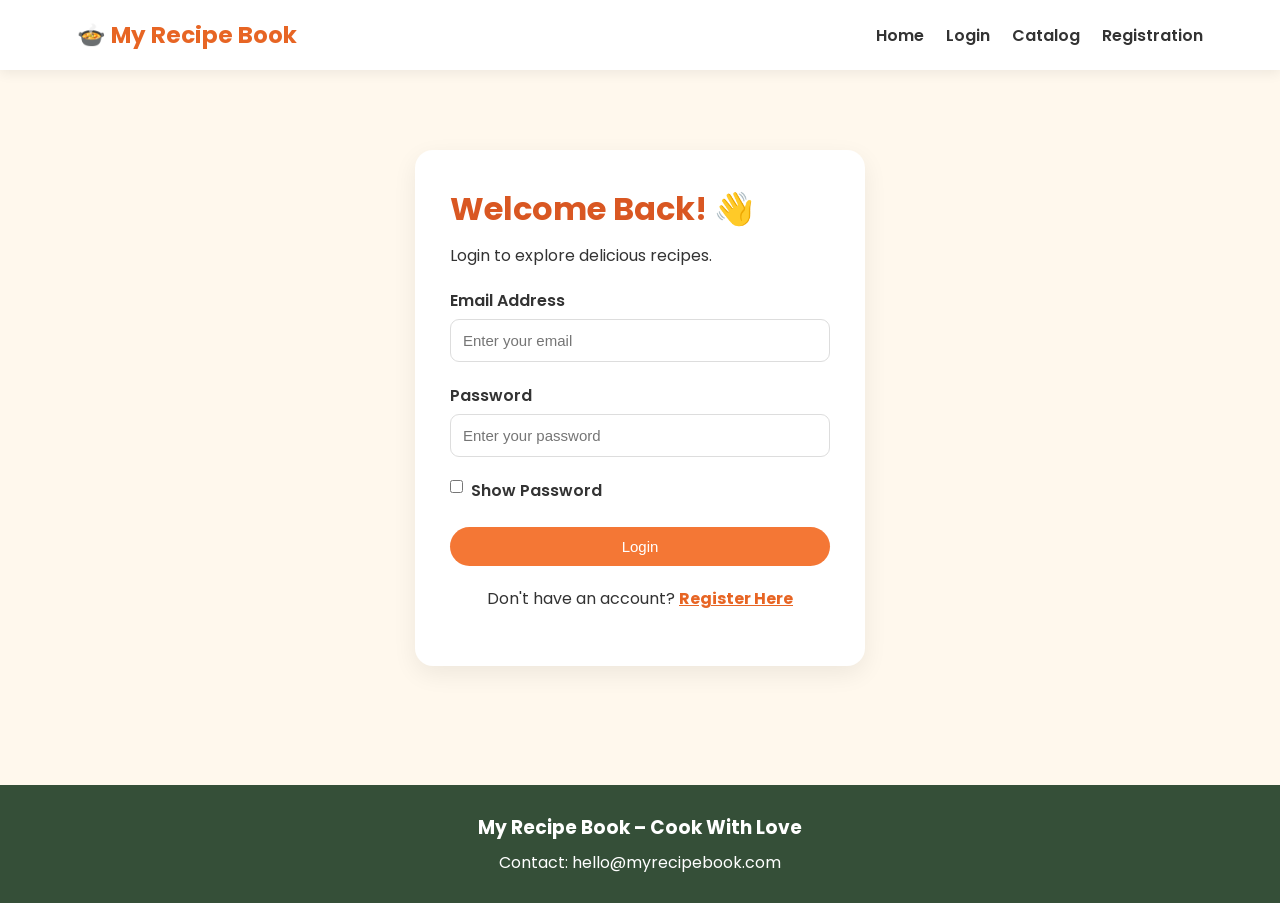
<file: login.html>
<!DOCTYPE html>
<html lang="en">
<head>
    <meta charset="UTF-8">
    <meta name="viewport" content="width=device-width, initial-scale=1.0">
    <title>Login - My Recipe Book</title>
    <link rel="stylesheet" href="style.css">
</head>
<body>

<header>
    <div class="logo">🍲 My Recipe Book</div>
    <nav>
        <a href="index.html">Home</a>
        <a href="login.html">Login</a>
        <a href="catalog.html">Catalog</a>
        <a href="registration.html">Registration</a>
    </nav>
</header>

<main class="form-page">
    <form class="form-card" id="loginForm">
        <h1>Welcome Back! 👋</h1>
        <p>Login to explore delicious recipes.</p>

        <label>Email Address</label>
        <input type="email" id="loginEmail"
               placeholder="Enter your email" required>

        <label>Password</label>
        <input type="password" id="loginPassword"
               placeholder="Enter your password" required>

        <label class="check-line">
            <input type="checkbox" id="showPassword">
            Show Password
        </label>

        <button type="submit" class="btn full-btn">Login</button>

        <p class="form-bottom">
            Don't have an account?
            <a href="registration.html">Register Here</a>
        </p>
    </form>
</main>

<footer>
    <h3>My Recipe Book – Cook With Love</h3>
    <p>Contact: hello@myrecipebook.com</p>
</footer>

<script src="script.js"></script>
</body>
</html>
</file>
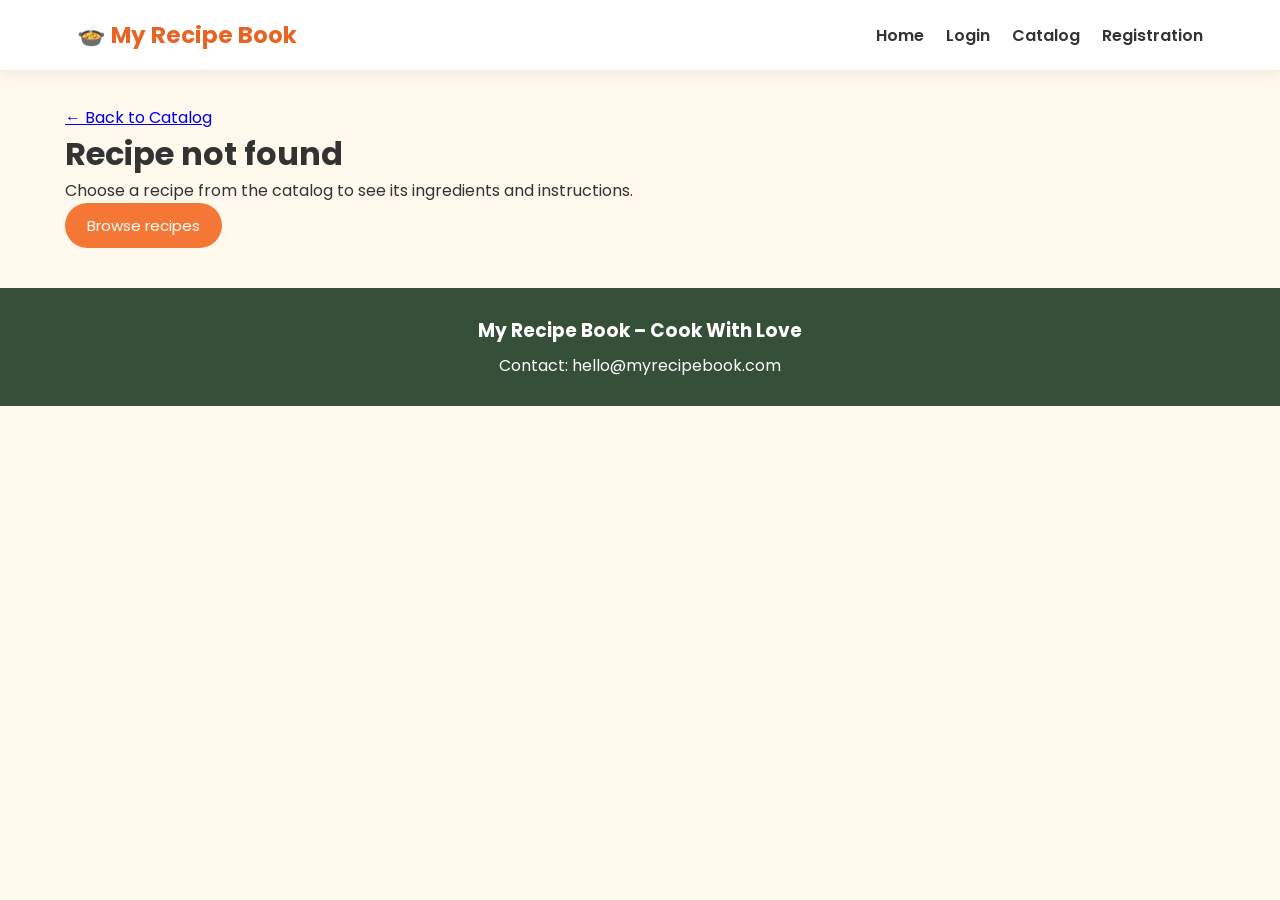
<file: recipe.html>
<!DOCTYPE html>
<html lang="en">
<head>
    <meta charset="UTF-8">
    <meta name="viewport" content="width=device-width, initial-scale=1.0">
    <title>Recipe Details - My Recipe Book</title>
    <link rel="stylesheet" href="style.css">
    <script src="recipes.js" defer></script>
    <script src="recipe-detail.js" defer></script>
</head>
<body>
<header>
    <div class="logo">🍲 My Recipe Book</div>
    <nav>
        <a href="index.html">Home</a>
        <a href="login.html">Login</a>
        <a href="catalog.html">Catalog</a>
        <a href="registration.html">Registration</a>
    </nav>
</header>
<main class="container recipe-detail">
    <a href="catalog.html">← Back to Catalog</a>
    <div id="recipeContent">
        <div class="detail-heading">
            <h1 id="recipeTitle">Loading recipe…</h1>
            <p id="recipeDescription"></p>
        </div>
        <img id="recipeImage" class="detail-image" alt="">
        <div class="detail-meta">
            <span id="prepTime"></span><span id="cookTime"></span>
            <span id="servings"></span><span id="difficulty"></span>
        </div>
        <div class="detail-columns">
            <section><h2>🥕 Ingredients</h2><ul id="ingredientList" class="ingredient-list"></ul></section>
            <section><h2>👩‍🍳 Cooking Method</h2><ol class="method-list" id="methodList"></ol></section>
        </div>
        <section class="tip-section"><h2>💡 Cooking Tips</h2><p id="cookingTip"></p></section>
        <section class="video-panel">
            <h2>🎬 Cooking Tutorial</h2><p id="videoDescription"></p>
            <a id="videoLink" href="#" target="_blank" rel="noopener noreferrer" class="btn">Search Recipe Videos</a>
        </section>
        <div class="print-row"><button class="btn" type="button" onclick="window.print()">🖨 Print Recipe</button></div>
    </div>
    <div id="recipeNotFound" class="not-found" hidden>
        <h1>Recipe not found</h1><p>Choose a recipe from the catalog to see its ingredients and instructions.</p>
        <a href="catalog.html" class="btn">Browse recipes</a>
    </div>
</main>
<footer><h3>My Recipe Book – Cook With Love</h3><p>Contact: hello@myrecipebook.com</p></footer>
</body>
</html>
</file>
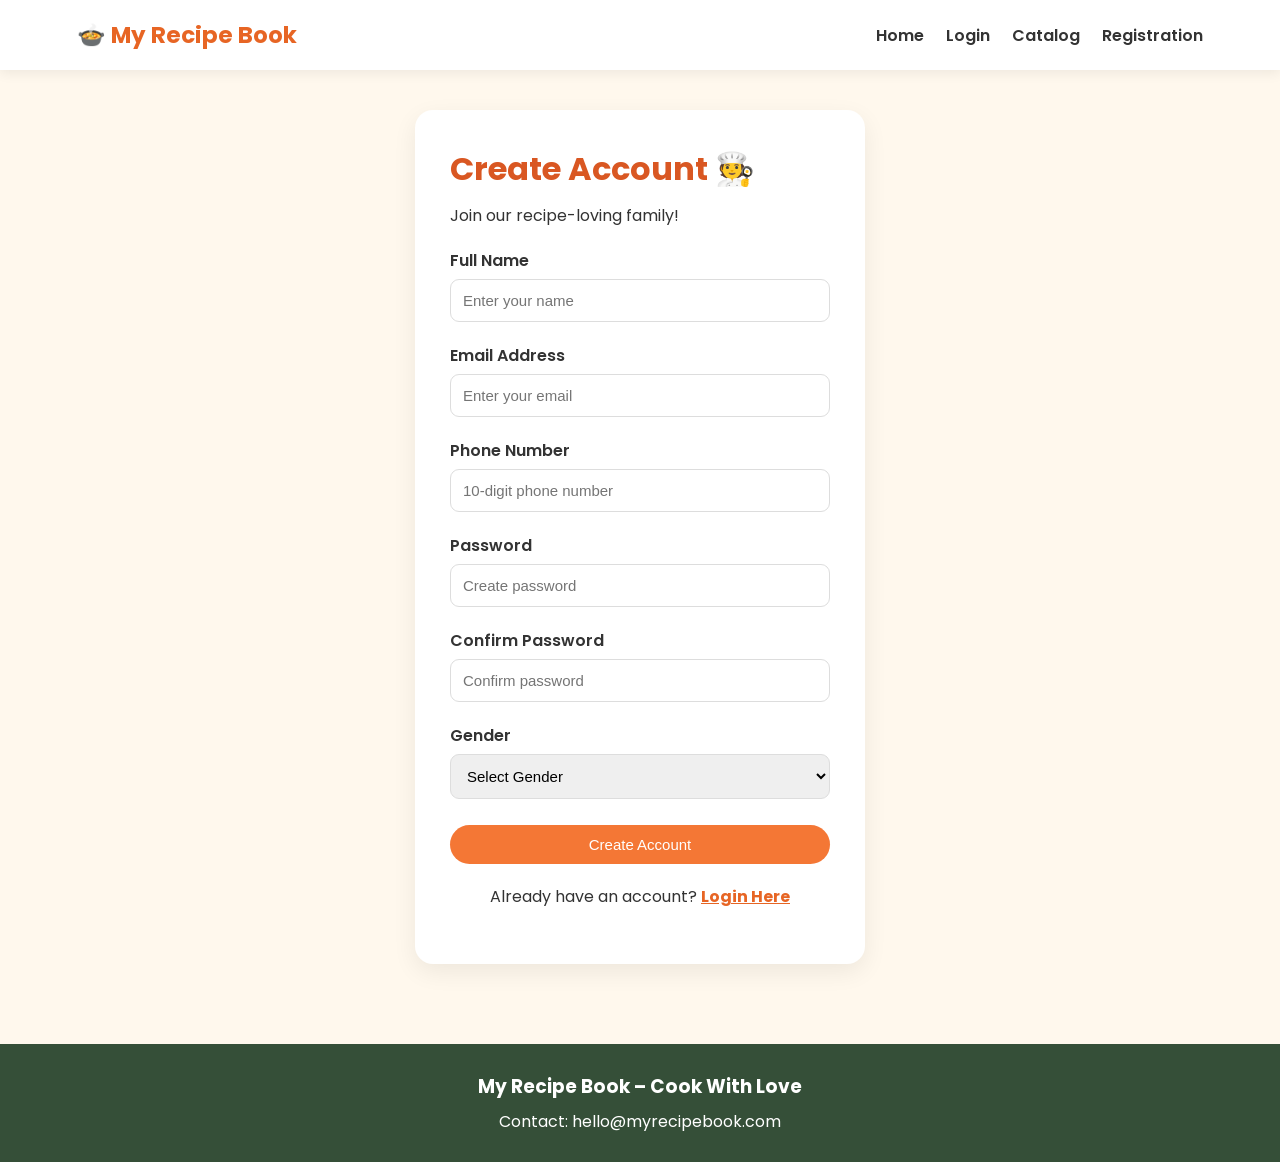
<file: registration.html>
<!DOCTYPE html>
<html lang="en">
<head>
    <meta charset="UTF-8">
    <meta name="viewport" content="width=device-width, initial-scale=1.0">
    <title>Registration - My Recipe Book</title>
    <link rel="stylesheet" href="style.css">
</head>
<body>

<header>
    <div class="logo">🍲 My Recipe Book</div>
    <nav>
        <a href="index.html">Home</a>
        <a href="login.html">Login</a>
        <a href="catalog.html">Catalog</a>
        <a href="registration.html">Registration</a>
    </nav>
</header>

<main class="form-page">
    <form class="form-card" id="registrationForm">
        <h1>Create Account 🧑‍🍳</h1>
        <p>Join our recipe-loving family!</p>

        <label>Full Name</label>
        <input type="text" placeholder="Enter your name" required>

        <label>Email Address</label>
        <input type="email" placeholder="Enter your email" required>

        <label>Phone Number</label>
        <input type="tel" pattern="[0-9]{10}"
               placeholder="10-digit phone number" required>

        <label>Password</label>
        <input type="password" id="regPassword"
               minlength="6" placeholder="Create password" required>

        <label>Confirm Password</label>
        <input type="password" id="confirmPassword"
               placeholder="Confirm password" required>

        <label>Gender</label>
        <select required>
            <option value="">Select Gender</option>
            <option>Female</option>
            <option>Male</option>
            <option>Other</option>
            <option>Prefer not to say</option>
        </select>

        <button type="submit" class="btn full-btn">
            Create Account
        </button>

        <p class="form-bottom">
            Already have an account?
            <a href="login.html">Login Here</a>
        </p>
    </form>
</main>

<footer>
    <h3>My Recipe Book – Cook With Love</h3>
    <p>Contact: hello@myrecipebook.com</p>
</footer>

<script src="script.js"></script>
</body>
</html>
</file>
<file: style.css>
@import url('https://fonts.googleapis.com/css2?family=Poppins:wght@400;500;600;700&display=swap');

* {
    margin: 0;
    padding: 0;
    box-sizing: border-box;
}

body {
    font-family: 'Poppins', sans-serif;
    background: #fff8ed;
    color: #333;
}

/* Navigation */
header {
    background: white;
    padding: 18px 6%;
    display: flex;
    justify-content: space-between;
    align-items: center;
    flex-wrap: wrap;
    box-shadow: 0 3px 12px #00000012;
}

.logo {
    font-size: 23px;
    font-weight: bold;
    color: #e76524;
}

nav {
    display: flex;
    gap: 22px;
    flex-wrap: wrap;
}

nav a {
    text-decoration: none;
    color: #333;
    font-weight: 600;
}

nav a:hover {
    color: #e76524;
}

/* Home banner */
.hero {
    min-height: 430px;
    background: linear-gradient(
        90deg, #0009, #0002
    ), url("https://images.unsplash.com/photo-1498837217922-ddd4b6f7f4b5?w=1600")
    center/cover;
    display: flex;
    align-items: center;
    padding: 50px 8%;
    color: white;
}

.hero-content {
    max-width: 650px;
}

.hero h1 {
    font-size: 48px;
    color: #ffd36a;
}

.hero h2 {
    font-size: 25px;
    margin: 15px 0;
}

.hero p {
    margin-bottom: 25px;
}

/* Buttons */
.btn {
    display: inline-block;
    background: #f47735;
    color: white;
    padding: 11px 22px;
    border: none;
    border-radius: 25px;
    text-decoration: none;
    cursor: pointer;
    font-size: 15px;
    transition: .3s;
}

.btn:hover {
    background: #477b50;
    transform: translateY(-3px);
}

/* Main sections */
.container {
    width: 90%;
    max-width: 1150px;
    margin: auto;
}

section {
    padding: 35px 0;
}

.section-title {
    text-align: center;
    margin-bottom: 25px;
    color: #c94f20;
    font-size: 28px;
}

/* Search */
.search-section {
    text-align: center;
}

.search-section input,
.catalog-tools input,
input,
select {
    padding: 12px;
    border: 1px solid #ddd;
    border-radius: 9px;
    font-size: 15px;
    width: 100%;
}

.search-section input {
    width: 65%;
    max-width: 450px;
}

/* Categories */
.category-grid {
    display: grid;
    grid-template-columns: repeat(5, 1fr);
    gap: 15px;
}

.category-grid a {
    background: #ffdf91;
    padding: 22px 8px;
    text-align: center;
    border-radius: 15px;
    text-decoration: none;
    font-weight: bold;
    transition: .3s;
}

.category-grid a:hover {
    background: #f47735;
    color: white;
    transform: translateY(-5px);
}

/* Recipe cards */
.recipe-grid {
    display: grid;
    grid-template-columns: repeat(3, 1fr);
    gap: 25px;
}

.recipe-card {
    background: white;
    border-radius: 16px;
    overflow: hidden;
    box-shadow: 0 5px 18px #00000012;
    padding-bottom: 20px;
    transition: .3s;
}

.recipe-card:hover {
    transform: translateY(-6px);
    box-shadow: 0 10px 25px #00000020;
}

.recipe-card img {
    width: 100%;
    height: 210px;
    object-fit: cover;
}

.recipe-card h3,
.recipe-card p {
    margin: 12px 17px;
}

.recipe-card .btn {
    margin: 5px 17px;
}

/* Cooking tip */
.tip-section {
    background: #e8f1df;
    padding: 30px;
    border-radius: 15px;
    margin: 30px 0;
    text-align: center;
}

/* Footer */
footer {
    background: #354f38;
    color: white;
    text-align: center;
    padding: 28px;
    margin-top: 40px;
}

footer p {
    margin-top: 8px;
}

/* Forms */
.form-page {
    min-height: 75vh;
    display: flex;
    justify-content: center;
    align-items: center;
    padding: 40px 15px;
}

.form-card {
    background: white;
    padding: 35px;
    border-radius: 18px;
    box-shadow: 0 8px 25px #00000012;
    width: 100%;
    max-width: 450px;
}

.form-card h1 {
    color: #d95722;
    margin-bottom: 10px;
}

.form-card p {
    margin-bottom: 20px;
}

.form-card label {
    display: block;
    margin: 13px 0 6px;
    font-weight: 600;
}

.form-card input,
.form-card select {
    margin-bottom: 8px;
}

.full-btn {
    width: 100%;
    margin-top: 18px;
}

.form-bottom {
    text-align: center;
    margin-top: 20px;
}

.form-bottom a {
    color: #e76524;
    font-weight: bold;
}

.check-line {
    display: flex !important;
    align-items: center;
    gap: 8px;
}

.check-line input {
    width: auto;
}

.two-columns {
    display: grid;
    grid-template-columns: 1fr 1fr;
    gap: 12px;
}

/* Catalog */
.catalog-hero {
    text-align: center;
    padding: 35px 0;
}

.catalog-hero h1 {
    color: #d95722;
    font-size: 38px;
}

.catalog-tools {
    display: flex;
    gap: 15px;
    margin: 20px 0;
}

.catalog-tools input {
    flex: 2;
}

.catalog-tools select {
    flex: 1;
}

.small-btn {
    padding: 8px 16px;
    font-size: 13px;
}

.heart-btn {
    border: none;
    background: none;
    color: #e76524;
    font-size: 25px;
    cursor: pointer;
    margin-left: 12px;
}

.favourites {
    background: #fff0d1;
    padding: 25px;
    border-radius: 15px;
    margin-top: 30px;
}

/* Recipe detail */
.recipe-detail {
    padding-top: 35px;
}

.detail-heading {
    text-align: center;
    padding: 25px;
}

.detail-heading h1 {
    color: #d95722;
    font-size: 38px;
}

.detail-image {
    width: 100%;
    max-height: 420px;
    object-fit: cover;
    border-radius: 18px;
}

.detail-meta {
    display: flex;
    justify-content: center;
    flex-wrap: wrap;
    gap: 15px;
    margin: 20px;
}

.detail-meta span {
    background: #ffe5ae;
    padding: 10px 18px;
    border-radius: 20px;
}

.detail-columns {
    display: grid;
    grid-template-columns: 1fr 1fr;
    gap: 35px;
    margin: 35px 0;
}

.detail-columns h2 {
    color: #477b50;
    margin-bottom: 15px;
}

.ingredient-item {
    display: flex;
    align-items: center;
    gap: 12px;
    background: white;
    padding: 10px;
    border-radius: 12px;
    margin-bottom: 10px;
}

.ingredient-item img {
    width: 65px;
    height: 65px;
    object-fit: cover;
    border-radius: 10px;
}

.method-list li {
    margin: 0 0 16px 22px;
    padding-left: 5px;
}

.video-panel {
    background: #e8f1df;
    padding: 25px;
    border-radius: 15px;
    margin: 25px 0;
}

.print-row {
    display: flex;
    gap: 20px;
    align-items: center;
    margin: 25px 0;
}

@media(max-width: 750px) {
    header {
        flex-direction: column;
        gap: 15px;
    }

    nav {
        justify-content: center;
        gap: 13px;
    }

    .hero h1 {
        font-size: 35px;
    }

    .category-grid {
        grid-template-columns: repeat(2, 1fr);
    }

    .recipe-grid {
        grid-template-columns: 1fr;
    }

    .catalog-tools,
    .detail-columns {
        display: block;
    }

    .catalog-tools select {
        margin-top: 10px;
    }

    .two-columns {
        grid-template-columns: 1fr;
    }

    .search-section input {
        width: 100%;
        margin-bottom: 10px;
    }
}

@media print {
    header, footer, .print-row, .video-panel {
        display: none;
    }

    body {
        background: white;
    }
}
</file>
